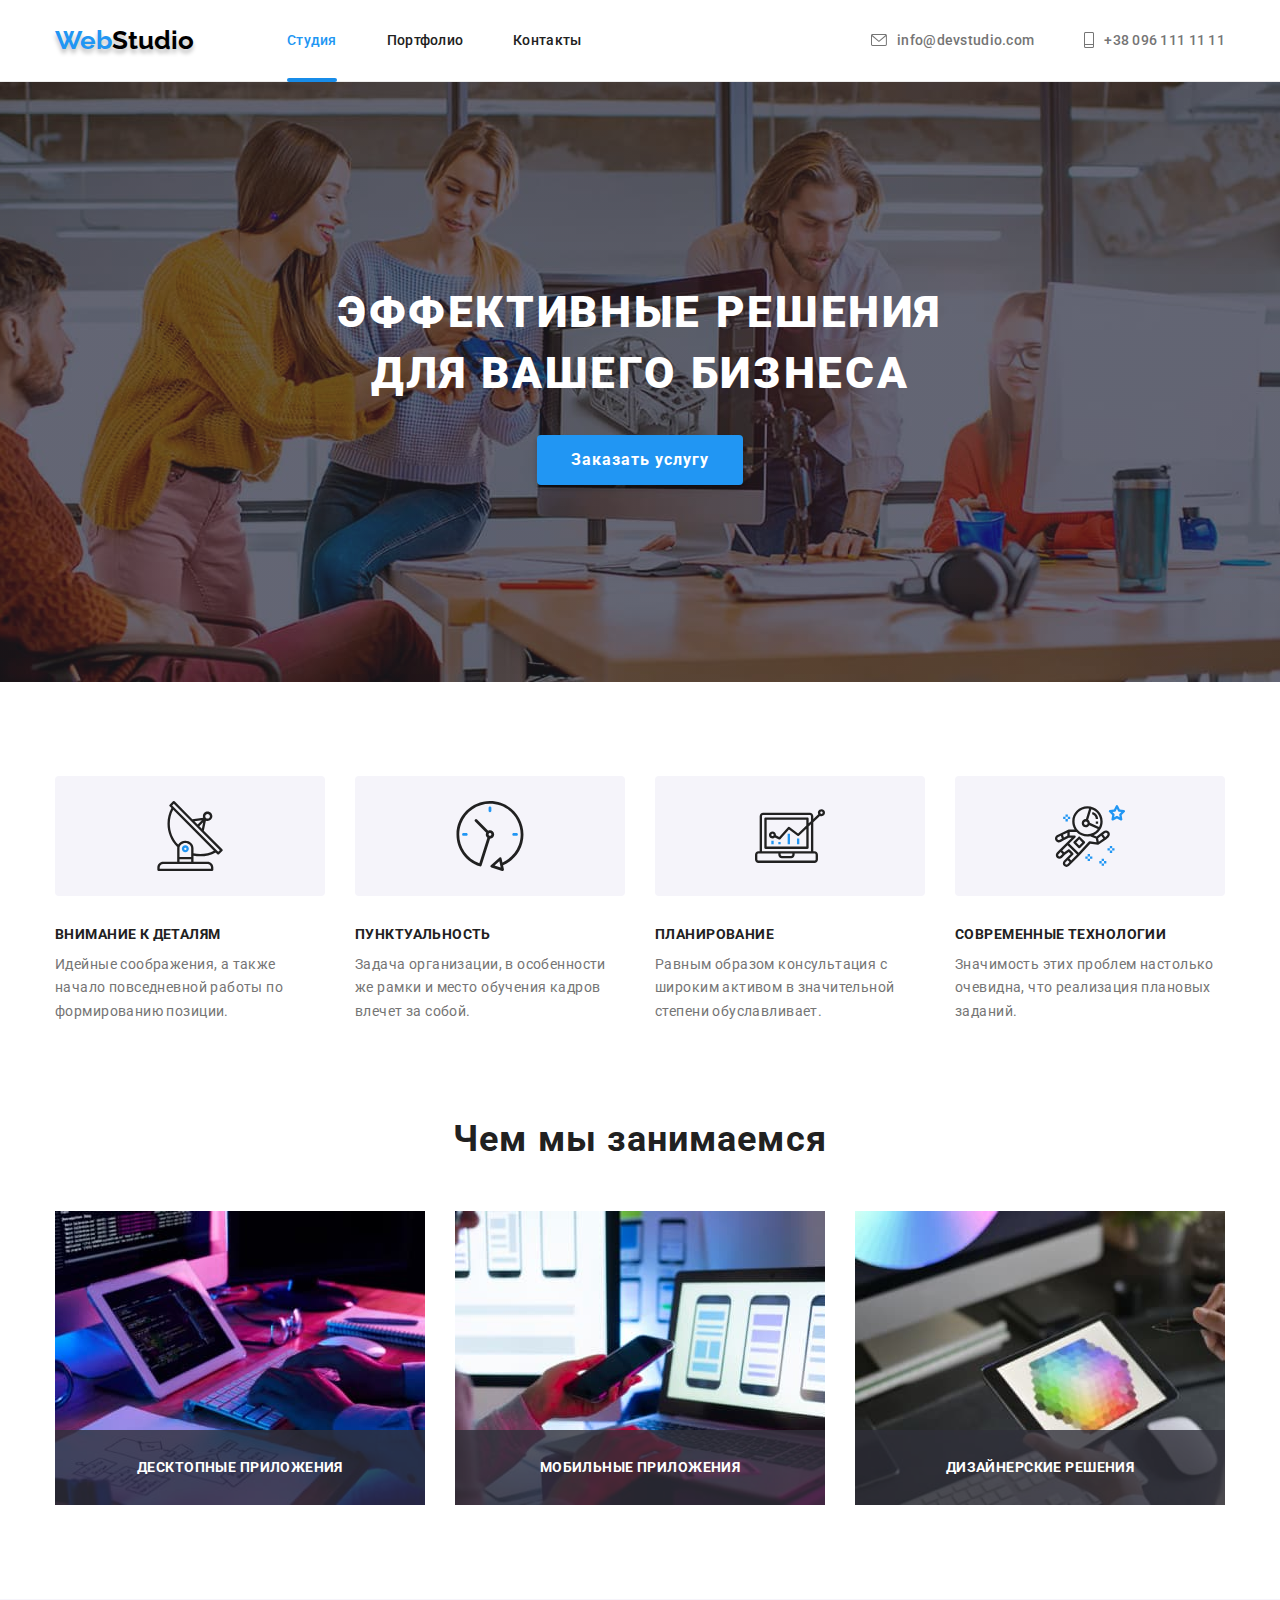
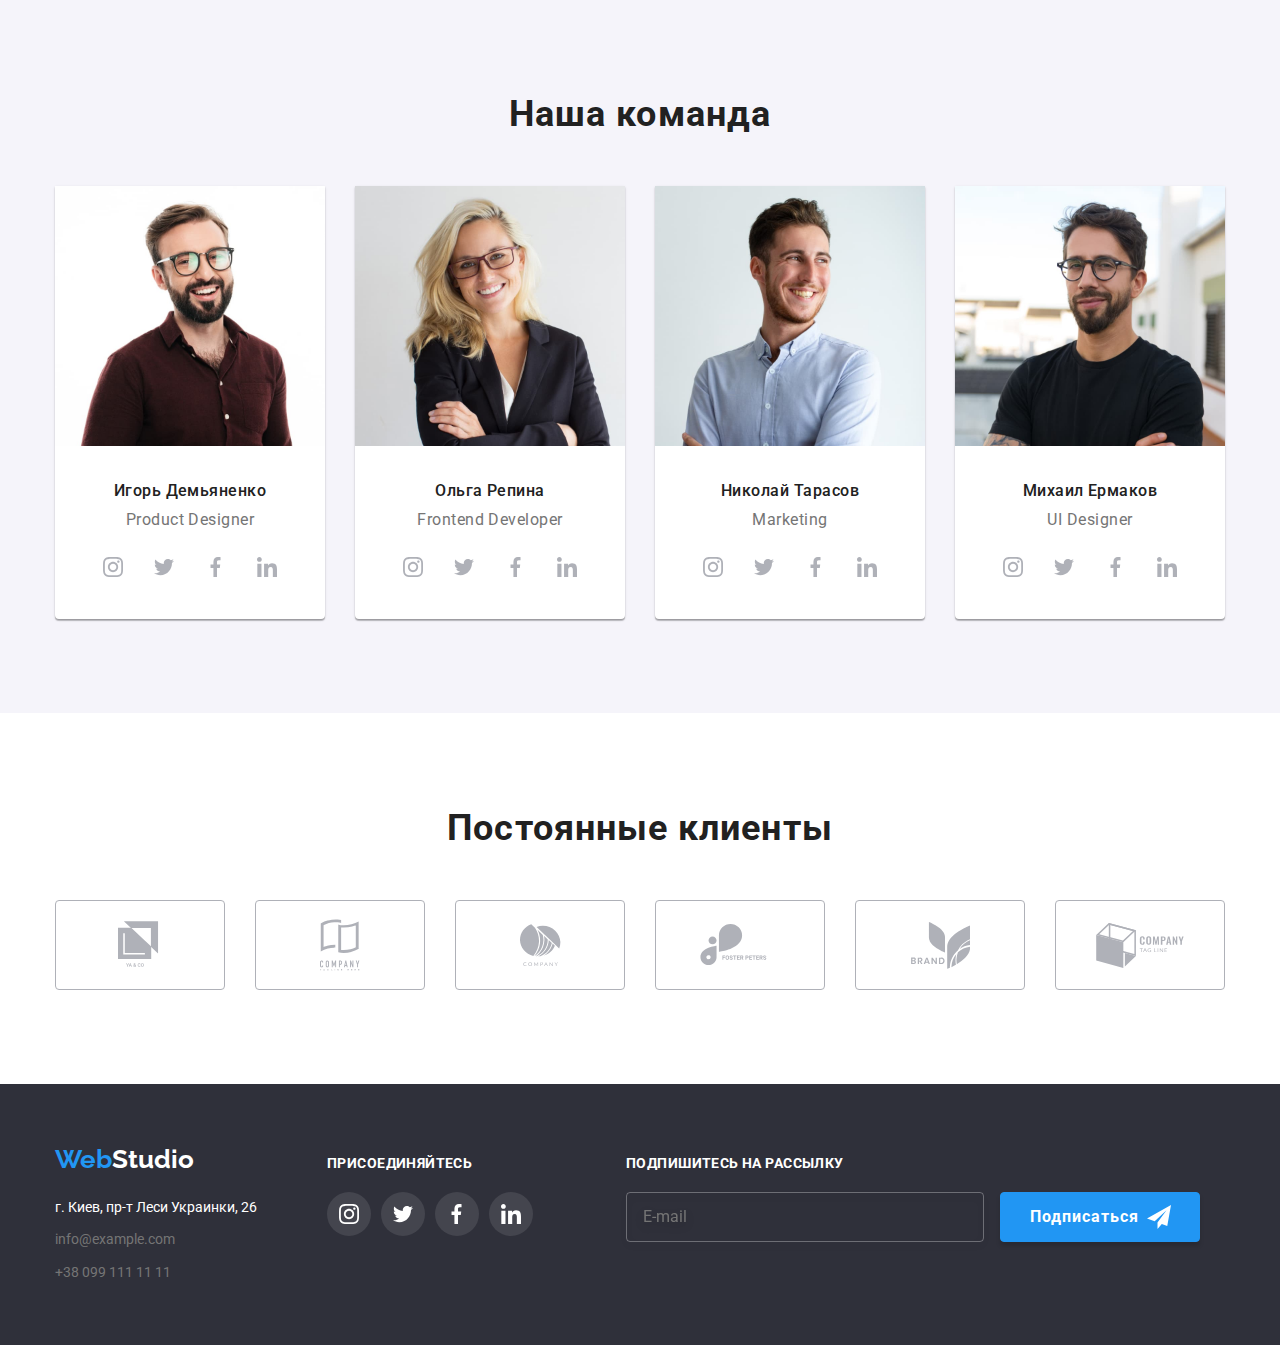
<file: index.html>
<!DOCTYPE html>
<html lang="ru">

<head>
    <meta charset="UTF-8">
    <meta name="viewport" content="width=device-width, initial-scale=1.0">
    <title>WebStudio</title>
    <link rel="preconnect" href="https://fonts.gstatic.com">
    <link
        href="https://fonts.googleapis.com/css2?family=Raleway:wght@700&family=Roboto:wght@400;500;700;900&display=swap"
        rel="stylesheet">
    <link rel="stylesheet"
        href="https://cdnjs.cloudflare.com/ajax/libs/modern-normalize/0.6.0/modern-normalize.min.css">
    <link rel="stylesheet" href="./css/style.css">
</head>

<body>
    <!--header-->
    <header id="header">
        <div class="container header-container">
            <nav class="main-nav">
                <a class="logo" href="index.html"><span class="color-logo">Web</span><span
                        class="color-logo-second">Studio</span></a>
                <ul class="nav-list list">
                    <li class="item"><a class="link current" href="index.html">Студия</a></li>
                    <li class="item"><a class="link" href="portfolio.html">Портфолио</a></li>
                    <li class="item"><a class="link" href="#">Контакты</a></li>
                </ul>
            </nav>
            <ul class="nav-contacts list">
                <li class="item">
                    <a class="link " href="mailto:info@devstudio.com">
                        <svg class="link-mail">
                            <use href="./image/sprite.svg#konvert"></use>
                        </svg> info@devstudio.com
                    </a>
                </li>
                <li class="item">
                    <a class="link" href="tel:+380961111111">
                        <svg class="link-phone">
                            <use href="./image/sprite.svg#phone"></use>
                        </svg> +38 096 111 11 11</a>
                </li>
            </ul>
        </div>
    </header>
    <!--main-->
    <main>
        <section class="hero">
            <div class="hero-discription">
                <h1>Эффективные решения <br> для вашего бизнеса</h1>
                <button data-modal-open type="button" class="hero-button">Заказать услугу</button>

            </div>
        </section>
        <section class="features">
            <div class="container">
                <h2 class="visually-hidden">Особенности</h2>
                <ul class="features-link">
                    <li>
                        <div class="features-gray"> <svg class="vektor">
                                <use href="./image/sprite.svg#antenna1"></use>
                            </svg>
                        </div>
                        <h3>Внимание к деталям</h3>
                        <p>Идейные соображения, а также начало повседневной работы по формированию позиции.</p>
                    </li>
                    <li>
                        <div class="features-gray"> <svg class="vektor">
                                <use href="./image/sprite.svg#clock"></use>
                            </svg>
                        </div>
                        <h3>Пунктуальность</h3>
                        <p>Задача организации, в особенности же рамки и место обучения кадров влечет за собой.</p>
                    </li>
                    <li>
                        <div class="features-gray"> <svg class="vektor">
                                <use href="./image/sprite.svg#diagram"></use>
                            </svg>
                        </div>
                        <h3>Планирование</h3>
                        <p>Равным образом консультация с широким активом в значительной степени обуславливает.</p>
                    </li>
                    <li>
                        <div class="features-gray"> <svg class="vektor">
                                <use href="./image/sprite.svg#astronaut"></use>
                            </svg>
                        </div>
                        <h3>Современные технологии</h3>
                        <p>Значимость этих проблем настолько очевидна, что реализация плановых заданий.</p>
                    </li>
                </ul>
            </div>
        </section>
        <section class="doing">
            <div class="container">
                <h2 class="section-title">Чем мы занимаемся</h2>
                <ul class="img-link">
                    <li>
                        <div class="first-img1">
                            <h3>Десктопные приложения</h3>
                        </div>
                        <img class="img-item" src="./image/img1.jpg" alt="верстка с планшета" width="370" height="294">
                    </li>
                    <li>
                        <div class="first-img1">
                            <h3>Мобильные приложения</h3>
                        </div>
                        <img class="img-item" src="./image/img2.jpg" alt="проверка на телефоне" width="370"
                            height="294">
                    </li>
                    <li>
                        <div class="first-img1">
                            <h3>Дизайнерские решения</h3>
                        </div>
                        <img class="img-item" src="./image/img3.jpg" alt="выбор цвета" width="370" height="294">
                    </li>
                </ul>
            </div>
        </section>
        <section class="ourteam">
            <div class="container">
                <h2 class="section-title">Наша команда</h2>
                <ul class="command-link">
                    <li>
                        <img src="./image/team1.jpg" alt="дизайнер Игорь Демьяненко" width="270" height="260">
                        <h3>Игорь Демьяненко</h3>
                        <p>Product Designer</p>
                        <div class="social">
                            <div class="social-item">
                                <svg class="social-link">
                                    <use href="./image/sprite.svg#instagram"></use>
                                </svg>
                            </div>
                            <div class="social-item">
                                <svg class="social-link">
                                    <use href="./image/sprite.svg#twitter"></use>
                                </svg>
                            </div>
                            <div class="social-item">
                                <svg class="social-link">
                                    <use href="./image/sprite.svg#feicbook"></use>
                                </svg>
                            </div>
                            <div class="social-item">
                                <svg class="social-link">
                                    <use href="./image/sprite.svg#linkedin"></use>
                                </svg>
                            </div>
                        </div>
                    </li>
                    <li>
                        <img src="./image/team2.jpg" alt="разработчик Ольга Репина" width="270" height="260">
                        <h3>Ольга Репина</h3>
                        <p>Frontend Developer</p>
                        <div class="social">
                            <a class="social-item">
                                <svg class="social-link">
                                    <use href="./image/sprite.svg#instagram"></use>
                                </svg>
                            </a>
                            <a class="social-item">
                                <svg class="social-link">
                                    <use href="./image/sprite.svg#twitter"></use>
                                </svg>
                            </a>
                            <a class="social-item">
                                <svg class="social-link">
                                    <use href="./image/sprite.svg#feicbook"></use>
                                </svg>
                            </a>
                            <a class="social-item">
                                <svg class="social-link">
                                    <use href="./image/sprite.svg#linkedin"></use>
                                </svg>
                            </a>
                        </div>
                    </li>
                    <li>
                        <img src="./image/team3.jpg" alt="менеджер Николай Тарасов" width="270" height="260">
                        <h3>Николай Тарасов</h3>
                        <p>Marketing</p>
                        <div class="social">
                            <a class="social-item">
                                <svg class="social-link">
                                    <use href="./image/sprite.svg#instagram"></use>
                                </svg>
                            </a>
                            <a class="social-item">
                                <svg class="social-link">
                                    <use href="./image/sprite.svg#twitter"></use>
                                </svg>
                            </a>
                            <a class="social-item">
                                <svg class="social-link">
                                    <use href="./image/sprite.svg#feicbook"></use>
                                </svg>
                            </a>
                            <a class="social-item">
                                <svg class="social-link">
                                    <use href="./image/sprite.svg#linkedin"></use>
                                </svg>
                            </a>
                        </div>
                    </li>
                    <li>
                        <img src="./image/team4.jpg" alt="дизайнер Михаил Ермаков" width="270" height="260">
                        <h3>Михаил Ермаков</h3>
                        <p>UI Designer</p>
                        <div class="social">
                            <a class="social-item">
                                <svg class="social-link">
                                    <use href="./image/sprite.svg#instagram"></use>
                                </svg>
                            </a>
                            <a class="social-item">
                                <svg class="social-link">
                                    <use href="./image/sprite.svg#twitter"></use>
                                </svg>
                            </a>
                            <a class="social-item">
                                <svg class="social-link">
                                    <use href="./image/sprite.svg#feicbook"></use>
                                </svg>
                            </a>
                            <a class="social-item">
                                <svg class="social-link">
                                    <use href="./image/sprite.svg#linkedin"></use>
                                </svg>
                            </a>
                        </div>
                    </li>
                </ul>
            </div>
        </section>
        <section class="first-client">
            <div class="container ">
                <h2 class="section-title">Постоянные клиенты</h2>
                <div class="client">
                    <a class="client-item">
                        <svg class="client-link" width="44.27" height="49.23">
                            <use href="./image/sprite.svg#icon-logo1"></use>
                        </svg>
                    </a>
                    <a class="client-item">
                        <svg class="client-link" width="40" height="52">
                            <use href="./image/sprite.svg#icon-logo2"></use>
                        </svg>
                    </a>
                    <a class="client-item">
                        <svg class="client-link" width="41" height="42.6">
                            <use href="./image/sprite.svg#icon-logo3"></use>
                        </svg>
                    </a>
                    <a class="client-item">
                        <svg class="client-link" width="79.66" height="42.02">
                            <use href="./image/sprite.svg#icon-logo4"></use>
                        </svg>
                    </a>
                    <a class="client-item">
                        <svg class="client-link" width="59" height="47">
                            <use href="./image/sprite.svg#icon-logo5"></use>
                        </svg>
                    </a>
                    <a class="client-item">
                        <svg class="client-link" width="88.48" height="45.44">
                            <use href="./image/sprite.svg#icon-logo6"></use>
                        </svg>
                    </a>
                </div>
            </div>
        </section>
    </main>
    <!--Footerr-->
    <footer class="footer">
        <div class="container footer-container">
            <address>
                <a class="logo-footer" href="index.html"><span class="color-logo">Web</span>Studio</a>
                <p>г. Киев, пр-т Леси Украинки, 26</p>
                <ul class="footer-link">
                    <li><a href="mailto:info@example.com"> info@example.com</a></li>
                    <li><a href="tel:+380991111111"> +38 099 111 11 11</a></li>
                </ul>
            </address>
            <div class="footer-two">
                <h3 class="footer-title">ПРИСОЕДИНЯЙТЕСЬ</h3>
                <div class="footer-social">
                    <a class="footer-svg">
                        <svg width="20" height="20">
                            <use href="./image/sprite.svg#instagram"></use>
                        </svg>
                    </a>
                    <a class="footer-svg">
                        <svg width="20" height="20">
                            <use href="./image/sprite.svg#twitter"></use>
                        </svg>
                    </a>
                    <a class="footer-svg">
                        <svg width="20" height="20">
                            <use href="./image/sprite.svg#feicbook"></use>
                        </svg>
                    </a>
                    <a class="footer-svg">
                        <svg width="20" height="20">
                            <use href="./image/sprite.svg#linkedin"></use>
                        </svg>
                    </a>
                </div>
            </div>
            <div class="subscription">
                <form action="" class="footerForm">
                    <label for="mail">
                        <span class="footer-title">Подпишитесь на рассылку</span>
                    </label>
                    <input type="email" id="mail" name="mail" placeholder="E-mail">
                    <button type="submit"><span class="subm">Подписаться</span>
                        <svg class="iconsend">
                            <use href="./image/sprite.svg#iconsend"></use>
                        </svg>
                    </button>

                </form>
            </div>
        </div>
    </footer>
    <div class="backdrop is-hidden" data-modal>

        <div class="modal">

            <button class="modalButton" data-modal-close type="button">
                <svg class="modal-vektor">
                    <use href="./image/sprite.svg#close"></use>
                </svg>
            </button>
            <div class="send">
                <h2>Оставьте свои данные, мы вам перезвоним</h2>
                <form action="" class="form">
                    <label class="sendName">
                        <span class="send-title">Имя</span>

                        <input type="text" name="name">
                        <svg class="iconperson">
                            <use href="./image/sprite.svg#person"></use>
                        </svg>
                    </label>
                    <label class="sendPhone">
                        <span class="send-title">Телефон</span>

                        <input type="tel" name="phone">
                        <svg class="iconphone">
                            <use href="./image/sprite.svg#phone"></use>
                        </svg>
                    </label>
                    <label class="sendEmail">
                        <span class="send-title">Почта</span>

                        <input type="email" name="mail">
                        <svg class="iconemail">
                            <use href="./image/sprite.svg#email"></use>
                        </svg>
                    </label>
                    <label>
                        <span class="send-title">Комментарий</span>

                        <textarea name="" placeholder="Введите текст"></textarea>
                    </label>
                </form>
            </div>
        </div>

    </div>
    <script src="./js/modal.js"></script>
</body>

</html>
</file>
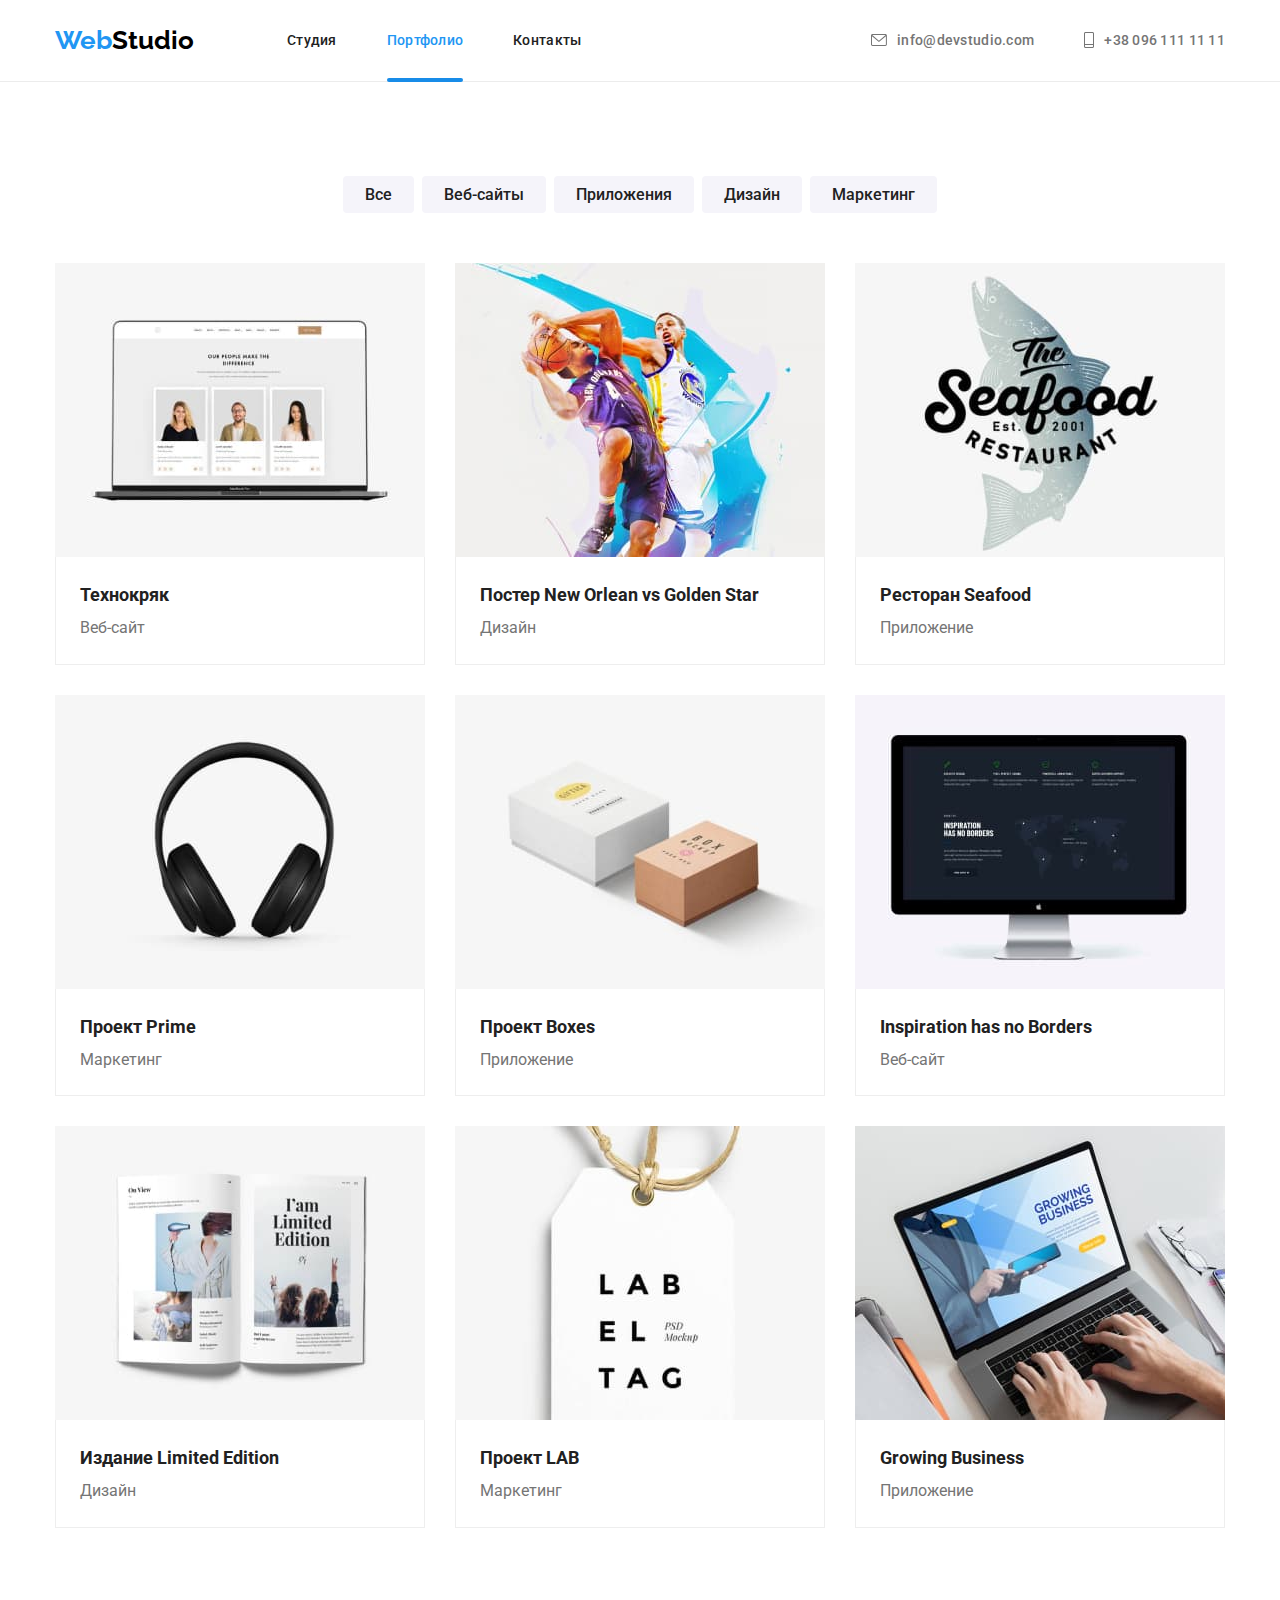
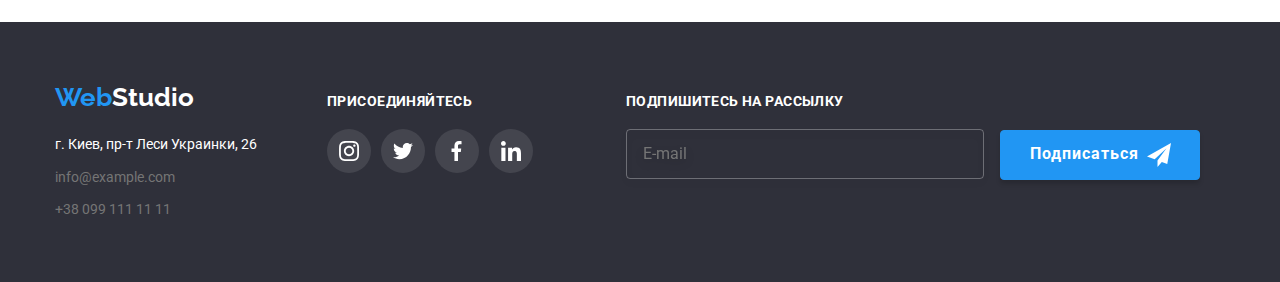
<file: portfolio.html>
<!DOCTYPE html>
<html lang="ru">

<head>
    <meta charset="UTF-8">
    <meta name="viewport" content="width=device-width, initial-scale=1.0">

    <title>WebStudio</title>
    <link rel="preconnect" href="https://fonts.gstatic.com">
    <link
        href="https://fonts.googleapis.com/css2?family=Raleway:wght@700&family=Roboto:wght@400;500;700;900&display=swap"
        rel="stylesheet">
    <link rel="stylesheet"
        href="https://cdnjs.cloudflare.com/ajax/libs/modern-normalize/0.6.0/modern-normalize.min.css">
    <link rel="stylesheet" href="./css/style.css">

</head>

<body>
    <!--header-->
    <header id="header">
        <div class="container header-container">
            <nav class="main-nav">

                <a class="logo logo-first" href="index.html"><span class="color-logo">Web</span><span
                        class="color-logo-second">Studio</span></a>
                <ul class="nav-list list">
                    <li class="item"><a class="link " href="index.html">Студия</a></li>
                    <li class="item"><a class="link current" href="portfolio.html">Портфолио</a></li>
                    <li class="item"><a class="link" href="#">Контакты</a></li>
                </ul>


            </nav>
            <ul class="nav-contacts list">
                <li class="item">
                    <a class="link " href="mailto:info@devstudio.com">
                        <svg class="link-mail">
                            <use href="./image/sprite.svg#konvert"></use>
                        </svg> info@devstudio.com
                    </a>
                </li>
                <li class="item">
                    <a class="link" href="tel:+380961111111">
                        <svg class="link-phone">
                            <use href="./image/sprite.svg#phone"></use>
                        </svg> +38 096 111 11 11</a>
                </li>
            </ul>
        </div>
    </header>
    <!--main-->
    <main>

        <section class="portfolio">
            <div class="container">
                <h1 class="visually-hidden">Портфолио</h1>
                <!--filters-->
                <ul class="filters">
                    <li><button class="button-link" type="button">Все</button></li>
                    <li><button class="button-link" type="button">Веб-сайты</button></li>
                    <li><button class="button-link" type="button">Приложения</button></li>
                    <li><button class="button-link" type="button">Дизайн</button></li>
                    <li><button class="button-link" type="button">Маркетинг</button></li>
                </ul>
                <!--projects-->
                <ul class="projects">
                    <li class="flex-element">
                        <a class="project-link" href="">
                            <div class="project-img">
                                <img src="./image/portfolio1.jpg" width="370" alt="ноутбук с сайтом">
                                <div class="overlay">
                                    <p>Технокряк это современная площадка распространения коронавируса.
                                        Компании
                                        используют эту
                                        платформу для цифрового шпионажа и атак на защищённые сервера конкурентов.
                                    </p>
                                </div>
                            </div>

                            <div class="project-item">
                                <h3>Технокряк</h3>
                                <p>Веб-сайт</p>
                            </div>
                        </a>
                    </li>
                    <li class="flex-element">
                        <a class="project-link" href="">
                            <div class="project-img">
                                <img src="./image/portfolio2.jpg" width="370" alt="постер баскетболисты">
                                <div class="overlay">
                                    <p>Технокряк это современная площадка распространения коронавируса.
                                        Компании
                                        используют эту
                                        платформу для цифрового шпионажа и атак на защищённые сервера конкурентов.
                                    </p>
                                </div>
                            </div>
                            <div class="project-item">
                                <h3>Постер New Orlean vs Golden Star</h3>
                                <p>Дизайн</p>
                            </div>
                        </a>
                    </li>
                    <li class="flex-element">
                        <a class="project-link" href="">
                            <div class="project-img">
                                <img src="./image/portfolio3.jpg" width="370" alt="логотип ресторана">
                                <div class="overlay">
                                    <p>Технокряк это современная площадка распространения коронавируса.
                                        Компании
                                        используют эту
                                        платформу для цифрового шпионажа и атак на защищённые сервера конкурентов.
                                    </p>
                                </div>
                            </div>
                            <div class="project-item">
                                <h3>Ресторан Seafood</h3>
                                <p>Приложение</p>
                            </div>
                        </a>
                    </li>
                    <li class="flex-element">
                        <a class="project-link" href="">
                            <div class="project-img">
                                <img src="./image/portfolio4.jpg" width="370" alt="наушники">
                                <div class="overlay">
                                    <p>Технокряк это современная площадка распространения коронавируса.
                                        Компании
                                        используют эту
                                        платформу для цифрового шпионажа и атак на защищённые сервера конкурентов.
                                    </p>
                                </div>
                            </div>
                            <div class="project-item">
                                <h3>Проект Prime</h3>
                                <p>Маркетинг</p>
                            </div>
                        </a>
                    </li>
                    <li class="flex-element">
                        <a class="project-link" href="">
                            <div class="project-img">
                                <img src="./image/portfolio5.jpg" width="370" alt="фото примеров упаковки">
                                <div class="overlay">
                                    <p>Технокряк это современная площадка распространения коронавируса.
                                        Компании
                                        используют эту
                                        платформу для цифрового шпионажа и атак на защищённые сервера конкурентов.
                                    </p>
                                </div>
                            </div>
                            <div class="project-item">
                                <h3>Проект Boxes</h3>
                                <p>Приложение</p>
                            </div>
                        </a>
                    </li>
                    <li class="flex-element">
                        <a class="project-link" href="">
                            <div class="project-img">
                                <img src="./image/portfolio6.jpg" width="370" alt="imac с открытым сайтом">
                                <div class="overlay">
                                    <p>Технокряк это современная площадка распространения коронавируса.
                                        Компании
                                        используют эту
                                        платформу для цифрового шпионажа и атак на защищённые сервера конкурентов.
                                    </p>
                                </div>
                            </div>
                            <div class="project-item">
                                <h3>Inspiration has no Borders</h3>
                                <p>Веб-сайт</p>
                            </div>
                        </a>
                    </li>
                    <li class="flex-element">
                        <a class="project-link" href="">
                            <div class="project-img">
                                <img src="./image/portfolio7.jpg" width="370" alt="журнал">
                                <div class="overlay">
                                    <p>Технокряк это современная площадка распространения коронавируса.
                                        Компании
                                        используют эту
                                        платформу для цифрового шпионажа и атак на защищённые сервера конкурентов.
                                    </p>
                                </div>
                            </div>
                            <div class="project-item">
                                <h3>Издание Limited Edition</h3>
                                <p>Дизайн</p>
                            </div>
                        </a>
                    </li>
                    <li class="flex-element">
                        <a class="project-link" href="">
                            <div class="project-img">

                                <img src="./image/portfolio8.jpg" width="370" alt="этикетка">
                                <div class="overlay">
                                    <p>Технокряк это современная площадка распространения коронавируса.
                                        Компании
                                        используют эту
                                        платформу для цифрового шпионажа и атак на защищённые сервера конкурентов.
                                    </p>
                                </div>
                            </div>
                            <div class="project-item">
                                <h3>Проект LAB</h3>
                                <p>Маркетинг</p>
                            </div>
                        </a>
                    </li>
                    <li class="flex-element">
                        <a class="project-link" href="">
                            <div class="project-img">
                                <img src="./image/portfolio9.jpg" width="370" alt="рабочее место с ноутбуком">
                                <div class="overlay">
                                    <p>Технокряк это современная площадка распространения коронавируса.
                                        Компании
                                        используют эту
                                        платформу для цифрового шпионажа и атак на защищённые сервера конкурентов.
                                    </p>
                                </div>
                            </div>
                            <div class="project-item">
                                <h3>Growing Business</h3>
                                <p>Приложение</p>
                            </div>
                        </a>
                    </li>
                </ul>
            </div>
        </section>

    </main>
    <!--Footerr-->
    <footer class="footer">
        <div class="container footer-container">
            <address>
                <a class="logo-footer" href="index.html"><span class="color-logo">Web</span>Studio</a>

                <p>г. Киев, пр-т Леси Украинки, 26</p>

                <ul class="footer-link">

                    <li><a href="mailto:info@example.com"> info@example.com</a></li>
                    <li><a href="tel:+380991111111"> +38 099 111 11 11</a></li>
                </ul>
            </address>
            <div class="footer-two">
                <h3 class="footer-title">ПРИСОЕДИНЯЙТЕСЬ</h3>
                <div class="footer-social">
                    <a class="footer-svg">
                        <svg width="20" height="20">
                            <use href="./image/sprite.svg#instagram"></use>
                        </svg>
                    </a>
                    <a class="footer-svg">
                        <svg width="20" height="20">
                            <use href="./image/sprite.svg#twitter"></use>
                        </svg>
                    </a>
                    <a class="footer-svg">
                        <svg width="20" height="20">
                            <use href="./image/sprite.svg#feicbook"></use>
                        </svg>
                    </a>
                    <a class="footer-svg">
                        <svg width="20" height="20">
                            <use href="./image/sprite.svg#linkedin"></use>
                        </svg>
                    </a>
                </div>
            </div>
            <div class="subscription">
                <form action="">
                    <label for="mail">
                        <span class="footer-title">Подпишитесь на рассылку</span>
                    </label>

                    <input type="email" id="mail" name="mail" placeholder="E-mail">
                    <button type="submit"><span class="subm">Подписаться</span>
                        <svg class="iconsend">
                            <use href="./image/sprite.svg#iconsend"></use>
                        </svg>
                    </button>


                </form>
            </div>
        </div>

    </footer>
</body>

</html>
</file>
<file: css/style.css>
:root {
    --primary-text-color: #212121;
    --accent-color: #2196F3;
    --second-text-color: #757575;
    --first-color: #ffffff
}

* {
    margin: 0;
    padding: 0;
}

a {
    text-decoration: none;
}

ul {
    list-style: none;
}

html,
body {
    font-family: 'Roboto', sans-serif;
    background-color: var(--first-color);
}

.visually-hidden {
    position: absolute;
    width: 1px;
    height: 1px;
    margin: -1px;
    border: 0;
    padding: 0;
    white-space: nowrap;
    clip-path: inset(100%);
    clip: rect(0 0 0 0);
    overflow: hidden;
}

/*header*/
#header {
    border-bottom: 1px solid #ECECEC;
}

.header-container {
    display: flex;
    align-items: center;
}

.main-nav {
    display: flex;
    align-items: center;
}

.nav-list,
.nav-contacts {
    display: flex;
    margin-left: auto;
}

.logo {
    font-family: 'Raleway', sans-serif;
    font-size: 26px;
    line-height: 1.2;
    font-weight: 700;
    color: #000000;
    text-shadow: 0px 4px 4px rgba(0, 0, 0, 0.25);
    margin-right: 93px;
}

.color-logo {
    color: var(--accent-color);
    font-weight: 700;
}

.link {
    display: block;
    padding-top: 32px;
    padding-bottom: 32px;
}

.nav-list .item:nth-child(-n+2) {
    margin-right: 50px
}

.nav-list .link {
    color: var(--primary-text-color);
    font-size: 14px;
    line-height: 1.2;
    font-weight: 500;
    letter-spacing: 0.02em;
    position: relative;
    transition: color 250ms cubic-bezier(0.4, 0, 0.2, 1);
}

.nav-contacts .item:first-child {
    margin-right: 50px;
}

.nav-list .link.current::after {
    content: "";
    position: absolute;
    display: block;
    width: 100%;
    height: 4px;
    bottom: -1px;
    border-radius: 2px;
    background-color: #188CE8;
}

.nav-list .link:hover,
.nav-list .link:focus,
.nav-list .link.current {
    color: var(--accent-color);
}

.nav-contacts .link {
    color: var(--second-text-color);
    font-weight: 500;
    font-size: 14px;
    line-height: 1.2;
    letter-spacing: 0.02em;
    display: flex;
    align-items: center;
    transition: color 250ms cubic-bezier(0.4, 0, 0.2, 1);
}

.nav-contacts .link:focus,
.nav-contacts .link:hover {
    color: var(--accent-color)
}

.link-mail {
    width: 16px;
    height: 12px;
    margin-right: 10px;
    fill: currentColor
}

.link-phone {
    width: 10px;
    height: 16px;
    margin-right: 10px;
    fill: currentColor
}

/*class container*/
.container {
    margin-left: auto;
    margin-right: auto;
    width: 1200px;
    padding-left: 15px;
    padding-right: 15px;
}

/*--main--*/
/*hero*/
.hero {
    background-color: #2F303A;
    background-image: linear-gradient(rgba(47, 48, 58, 0.4), rgba(47, 48, 58, 0.4)), url(../image/firstimg.jpg);
    height: 600px;
    background-repeat: no-repeat;
    background-position: center;
    background-size: cover;
    text-align: center;
    padding-top: 200px;
    padding-bottom: 200px;
}

.hero-discription h1 {
    font-size: 44px;
    line-height: 1.4;
    font-weight: 900;
    letter-spacing: 0.06em;
    color: var(--first-color);
    text-transform: uppercase;
    margin-bottom: 30px;
}

.hero-discription .hero-button {
    display: inline-block;
    min-width: 200px;
    padding: 10px 34px;
    background: var(--accent-color);
    font-size: 16px;
    line-height: 1.9;
    font-weight: 700;
    letter-spacing: 0.06em;
    color: var(--first-color);
    text-align: center;
    border-radius: 4px;
    border: none;
    box-shadow: 0px 4px 4px rgba(0, 0, 0, 0.25);
    transition: background-color 250ms cubic-bezier(0.4, 0, 0.2, 1);
    cursor: pointer
}

.hero-discription .hero-button:hover {
    background: #188CE8
}

/*modal*/
.backdrop {
    position: fixed;
    top: 0;
    left: 0;
    width: 100%;
    height: 100%;
    background: rgba(0, 0, 0, 0.2);
    transform: scale(1);
    transition: 250ms cubic-bezier(0.4, 0, 0.2, 1);
}

.backdrop.is-hidden {
    opacity: 0;
    pointer-events: none;
}

.modal {
    position: absolute;
    top: 50%;
    left: 50%;
    transform: translate(-50%, -50%);
    width: 528px;
    height: 581px;
    background-color: var(--first-color);
    border-radius: 4px;
    box-shadow: 0px 1px 3px rgba(0, 0, 0, 0.12),
        0px 1px 1px rgba(0, 0, 0, 0.14),
        0px 2px 1px rgba(0, 0, 0, 0.2);
}

.modal button {
    position: absolute;
    width: 30px;
    height: 30px;
    background-color: var(--first-color);
    border-radius: 50%;
    border: 1px solid rgba(0, 0, 0, 0.1);
    top: 8px;
    right: 8px;
    cursor: pointer
}

.modal-vektor {
    width: 11px;
    height: 11px;
}



.send h2 {
    margin-top: 40px;
    margin-bottom: 12px;
    text-align: center;
    font-size: 20px;
    line-height: 1.2;
    font-weight: 700;
    letter-spacing: 0.03em;

}

.send-title {
    margin-bottom: 4px;
    font-size: 12px;
    line-height: 1.16;
    letter-spacing: 0.01em;
    color: #757575;
}

.form>label {
    display: block;
    margin-bottom: 10px;
}

.form input {
    width: 100%;
    height: 40px;
    border: 1px solid rgba(33, 33, 33, 0.2);
    border-radius: 4px;
}

.form textarea {
    width: 100%;
    height: 120px;
    border: 1px solid rgba(33, 33, 33, 0.2);
    border-radius: 4px;
}

.form textarea::placeholder {
    font-size: 12px;
    line-height: 1.16;
    letter-spacing: 0.01em;
    color: rgba(117, 117, 117, 0.5);
    padding-top: 12px;
    padding-left: 16px;
}

.send-title {
    display: block;
}

.form {

    padding-right: 40px;
    padding-left: 40px;
}

.sendName {
    position: relative;
}

.iconperson {
    position: absolute;
    width: 18px;
    height: 18px;
    top: 50%;
    left: 12px;

}

.sendPhone {
    position: relative;
}

.iconphone {
    position: absolute;
    width: 18px;
    height: 18px;
    top: 50%;
    left: 12px;

}

.sendEmail {
    position: relative;
}

.iconemail {
    position: absolute;
    width: 18px;
    height: 18px;
    top: 50%;
    left: 12px;

}

.form input:hover {

    border: 1px solid var(--accent-color);
}

/*
.sendName::after{

}
*/
/*features*/
.features-gray {
    display: flex;
    justify-content: center;
    align-items: center;
    background: #F5F4FA;
    width: 270px;
    height: 120px;
    border-radius: 4px;
    margin-bottom: 30px;
}

.vektor {
    width: 70px;
    height: 70px;
}

.features {
    padding-top: 94px;
    padding-bottom: 94px
}

.features-link h3,
.features-link p {
    text-align: left;
}

.features-link {
    display: flex;
    justify-content: space-around;
}

.features-link li {
    width: 270px;
}

.features-link li:not(:last-child) {
    margin-right: 30px;
}

.features-link h3 {
    font-size: 14px;
    line-height: 1.2;
    letter-spacing: 0.03em;
    font-weight: 700;
    color: var(--primary-text-color);
    text-transform: uppercase;
    padding-bottom: 10px
}

.features-link p {
    font-size: 14px;
    line-height: 1.7;
    letter-spacing: 0.03em;
    color: var(--second-text-color)
}

/*we doing*/
.doing {
    padding-bottom: 94px;
}

.section-title {
    font-size: 36px;
    line-height: 1.2;
    font-weight: 700;
    color: var(--primary-text-color);
    letter-spacing: 0.03em;
    text-align: center;
    margin-bottom: 50px;
}

.img-link {
    display: flex;
}

.img-link li>img {
    display: block;
}

.img-item:nth-child(-n+2) {
    margin-right: 30px;
}

.img-link li {
    position: relative;
}

.first-img1 {
    position: absolute;
    bottom: 0;
    width: 370px;
    background: rgba(47, 48, 58, 0.8);
}

.first-img1 h3 {
    padding: 27px 82px 27px 82px;
    font-size: 14px;
    line-height: 1.5;
    letter-spacing: 0.03em;
    font-weight: 700;
    text-align: center;
    text-transform: uppercase;
    color: var(--first-color);
}

/*team*/
.social {
    display: flex;
    justify-content: space-around;
    width: 206px;
    margin-right: auto;
    margin-left: auto;
    margin-bottom: 30px
}

.social-item {
    display: flex;
    justify-content: space-around;
    align-items: center;
    border-radius: 50%;
    width: 44px;
    height: 44px;
    fill: #AFB1B8;
    transition: background-color 250ms cubic-bezier(0.4, 0, 0.2, 1),
        fill 250ms cubic-bezier(0.4, 0, 0.2, 1);
}

.social-link {
    width: 20px;
    height: 20px;
}

.social-item:hover,
.social-item:focus {
    background: var(--accent-color);
    fill: var(--first-color)
}

.ourteam {
    padding-top: 94px;
    padding-bottom: 94px;
    background: #F5F4FA;
}

.command-link {
    display: flex;
    justify-content: space-between;
}

.command-link img {
    margin-bottom: 30px
}

.command-link h3 {
    font-size: 16px;
    line-height: 1.2;
    letter-spacing: 0.03em;
    font-weight: 500;
    color: var(--primary-text-color);
    text-align: center;
    margin-bottom: 10px;
}

.command-link>li {
    background: #fff;
    border-radius: 0px 0px 4px 4px;
    box-shadow: 0px 1px 3px rgba(0, 0, 0, 0.12), 0px 1px 1px rgba(0, 0, 0, 0.14), 0px 2px 1px rgba(0, 0, 0, 0.2);
}

.command-link p {
    font-size: 16px;
    line-height: 1.2;
    letter-spacing: 0.03em;
    color: var(--second-text-color);
    text-align: center;
    margin-bottom: 16px;
}

/*client*/
.first-client {
    padding-top: 94px;
    padding-bottom: 94px;
}

.client {
    display: flex;
    justify-content: space-between;
}

.client-item {
    display: flex;
    justify-content: space-around;
    align-items: center;
    width: 170px;
    height: 90px;
    border: 1px solid #AFB1B8;
    border-radius: 4px;
    fill: #AFB1B8;
    transition: border 250ms cubic-bezier(0.4, 0, 0.2, 1),
        fill 250ms cubic-bezier(0.4, 0, 0.2, 1);
}

.client-item:hover,
.client-item:focus {
    border-color: var(--accent-color);
    fill: var(--accent-color)
}

/*footer*/
.footer {
    background: #2F303A;
    padding-top: 60px;
    padding-bottom: 60px;
}

.footer-container {
    display: flex;
    align-items: baseline;
}

.footer-two {
    margin-left: 70px;
}

.footer-title {
    display: block;
    color: var(--first-color);
    font-weight: 700;
    font-size: 14px;
    line-height: 1.17;
    margin-bottom: 20px;
    letter-spacing: 0.03em;
    text-transform: uppercase;
}

.footer-social {
    display: flex;
    justify-content: flex-start;
    width: 206px;
    margin-right: auto;
    margin-left: auto;
}

.footer-svg:nth-child(-n+3) {
    margin-right: 10px;
}

.footer-svg {
    display: flex;
    justify-content: space-around;
    align-items: center;
    border-radius: 50%;
    width: 44px;
    height: 44px;
    fill: var(--first-color);
    background: rgba(255, 255, 255, 0.1);
    transition: background-color 250ms cubic-bezier(0.4, 0, 0.2, 1);
}

.footer-svg:hover,
.footer-svg:focus {
    background: var(--accent-color);
    fill: var(--first-color)
}

.logo-footer {
    display: block;
    font-family: Raleway, sans-serif;
    font-size: 26px;
    line-height: 1.2;
    font-weight: 700;
    color: #ffffff;
    margin-bottom: 20px;
}

.footer address {
    font-size: 14px;
    line-height: 1.7;
    font-style: normal;
    color: var(--first-color);
}

.footer-link a {
    font-size: 14px;
    line-height: 1.7;
    color: var(--second-text-color);
    transition: color 250ms cubic-bezier(0.4, 0, 0.2, 1);
}

address p {
    margin-bottom: 9px;
}

.footer-link li:not(:last-child) {
    margin-bottom: 9px;
}

.footer-link a:hover,
.footer-link a:focus {
    color: var(--accent-color);
}

/*форма в футере*/
.subscription {
    margin-left: 93px;

}


.subscription input {
    width: 358px;
    height: 50px;
    border: 1px solid rgba(255, 255, 255, 0.3);
    box-sizing: border-box;
    filter: drop-shadow(0px 4px 4px rgba(0, 0, 0, 0.15));
    border-radius: 4px;
    background-color: rgba(255, 255, 255, 0);
    padding: 15px 295px 15px 16px;
    transition: border 250ms cubic-bezier(0.4, 0, 0.2, 1);
}





.subscription button {
    margin-left: 12px;
    position: relative;
    width: 200px;
    height: 50px;
    background: var(--accent-color);
    box-shadow: 0px 4px 4px rgba(0, 0, 0, 0.15);
    border-radius: 4px;
    border: 1px solid var(--accent-color);
    transition: background 250ms cubic-bezier(0.4, 0, 0.2, 1);
    cursor: pointer
}

.subm {
    padding: 10px 62px 10px 29px;
    font-size: 16px;
    line-height: 1.9;
    font-weight: 700;
    letter-spacing: 0.06em;
    color: var(--first-color);
}

.iconsend {
    position: absolute;
    top: 50%;
    right: 28px;
    transform: translateY(-50%);
    width: 24px;
    height: 24px;
    fill: var(--first-color);
}

.footerForm input:hover {
    border: 1px solid var(--accent-color);

}

.footerForm button:hover {
    background: #188CE8
}

/*страница portfolio*/
/*filters*/
.filters {
    display: flex;
    justify-content: center;
    margin-bottom: 50px;
}

.button-link {
    border: none;
    padding: 6px 22px;
    border-radius: 4px;
}

.filters button {
    font-family: 'Roboto', sans-serif;
    background-color: #F5F4FA;
    color: var(--primary-text-color);
    font-size: 16px;
    line-height: 1.6;
    text-align: center;
    font-weight: 500;
    transition: box-shadow 250ms cubic-bezier(0.4, 0, 0.2, 1),
        background-color 250ms cubic-bezier(0.4, 0, 0.2, 1),
        color 250ms cubic-bezier(0.4, 0, 0.2, 1);
}

.filters li:not(:last-child) {
    margin-right: 8px;
}

.filters button:hover,
.filters button:focus {
    background: var(--accent-color);
    color: var(--first-color);
    box-shadow: 0px 3px 1px rgba(0, 0, 0, 0.1), 0px 1px 2px rgba(0, 0, 0, 0.08), 0px 2px 2px rgba(0, 0, 0, 0.12);
}

/*projects*/
.logo-first {
    text-shadow: none
}

.portfolio {
    padding-top: 94px;
    padding-bottom: 94px;
}

.projects {
    display: flex;
    flex-wrap: wrap;
    margin: -15px;
    /*ужимаем маржины флексм-элементов*/
}

.project-item {
    display: block;
    border-right: 1px solid #EEEEEE;
    border-bottom: 1px solid #EEEEEE;
    border-left: 1px solid #EEEEEE;
    padding: 20px 24px;
}

.project-link {
    transition: box-shadow 250ms cubic-bezier(0.4, 0, 0.2, 1);
}

.project-link:hover,
.project-link:focus {
    box-shadow: 0px 1px 1px rgba(0, 0, 0, 0.12), 0px 4px 4px rgba(0, 0, 0, 0.06), 1px 4px 6px rgba(0, 0, 0, 0.16);
}

.flex-element a,
.flex-element a img {
    display: block
}

.project-img {
    position: relative;
    overflow: hidden;
}

.overlay {
    display: block;
    position: absolute;
    bottom: 0;
    left: 0;
    width: 100%;
    height: 100%;
    transform: translateY(100%);
    background: rgba(33, 150, 243, 0.9);
    transition: transform 250ms cubic-bezier(0.4, 0, 0.2, 1)
}

.overlay p {
    font-size: 18px;
    line-height: 1.6;
    color: var(--first-color);
    letter-spacing: 0.03em;
    padding: 64px 23px;
}

.project-link:hover .overlay {
    transform: translateY(0);
}

.flex-element {
    /*width: calc((100% - 60px) / 3);
    margin-right:30px;
    margin-bottom: 30px;*/
    width: 370px;
    margin: 15px;
}

/*
.flex-element:nth-child(3n) {
    margin-right: 0px;
}
.flex-element:nth-last-child(-n + 3) {
    margin-bottom: 0px;
}
*/
.project-item h3 {
    font-size: 18px;
    line-height: 2;
    font-weight: 700px;
    color: var(--primary-text-color);
}

.project-item p {
    font-size: 16px;
    line-height: 1.9;
    color: var(--second-text-color);
}
</file>
